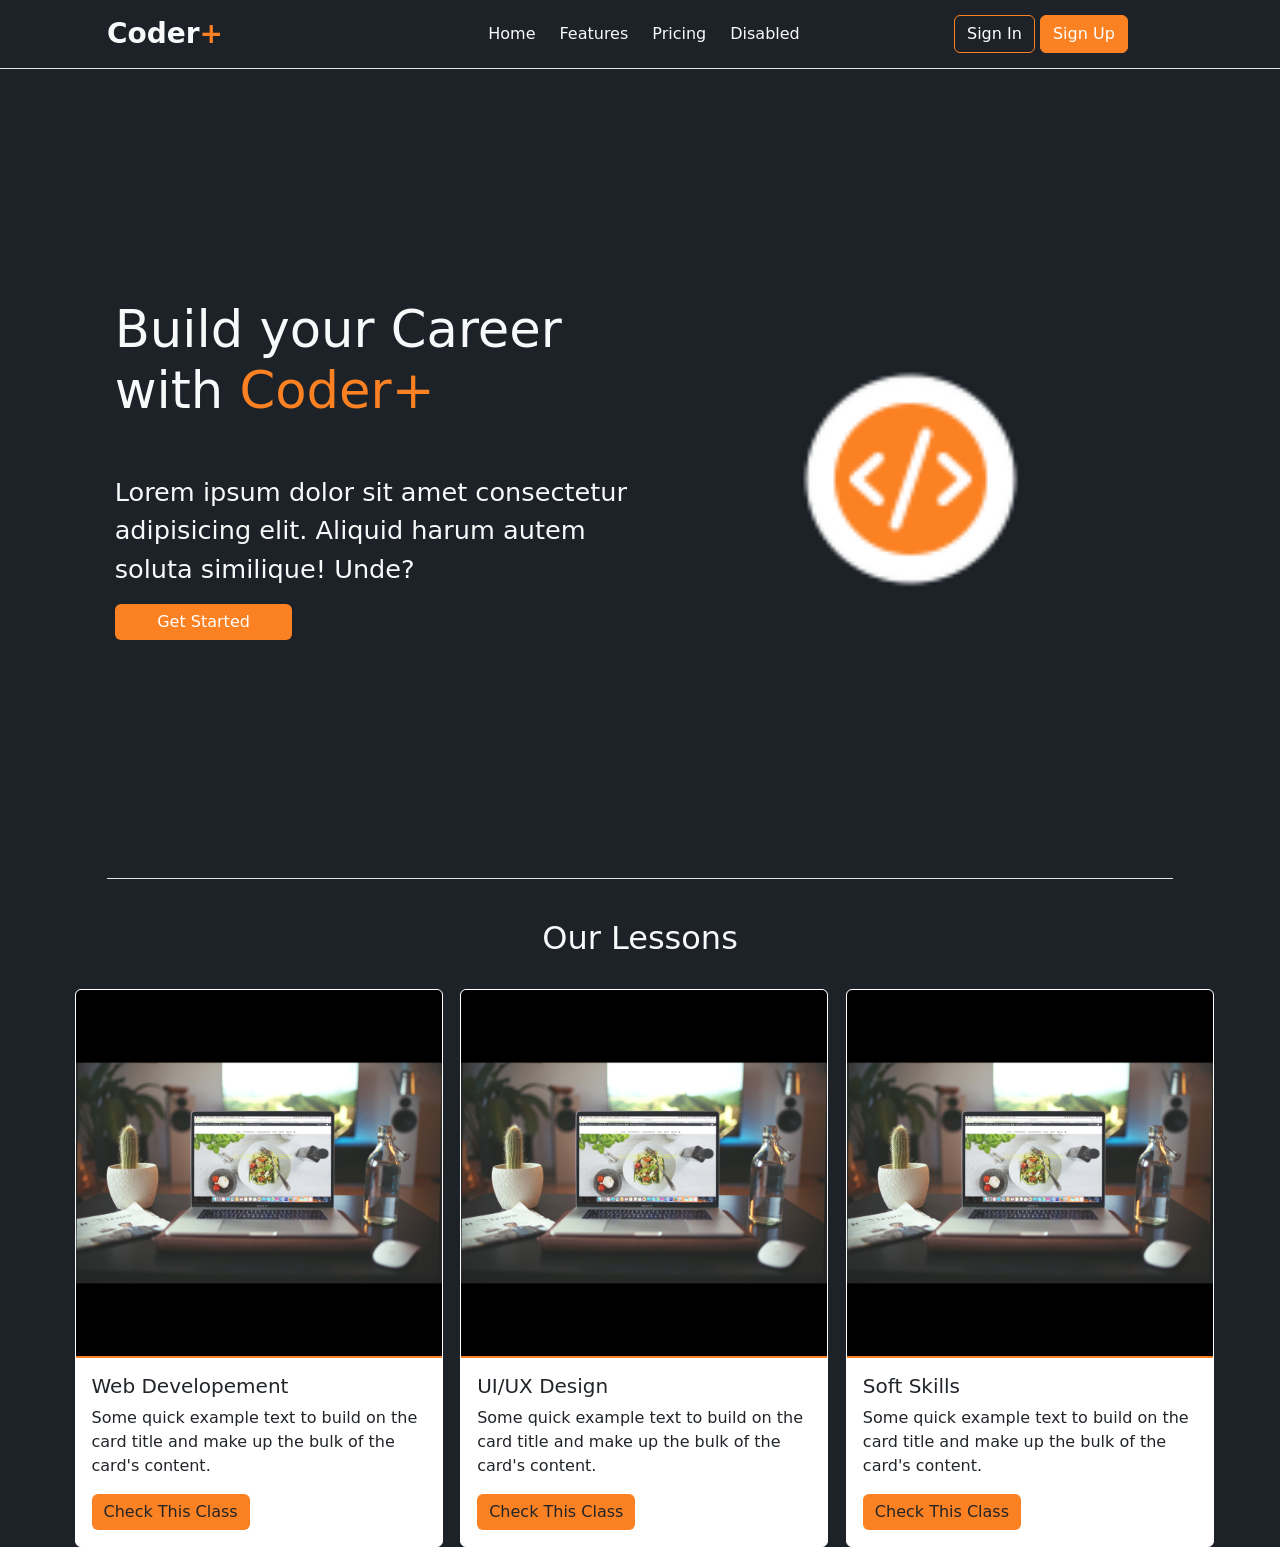
<file: Index.html>
<!DOCTYPE html>
<html lang="en">
  <head>
    <!-- Required meta tags -->
    <meta charset="utf-8" />
    <meta
      name="viewport"
      content="width=device-width, initial-scale=1"
    />

    <!-- Bootstrap CSS -->
    <link
      href="https://cdn.jsdelivr.net/npm/bootstrap@5.0.2/dist/css/bootstrap.min.css"
      rel="stylesheet"
      integrity="sha384-EVSTQN3/azprG1Anm3QDgpJLIm9Nao0Yz1ztcQTwFspd3yD65VohhpuuCOmLASjC"
      crossorigin="anonymous"
    />
    <link
      rel="stylesheet"
      href="style.css"
    />

    <title>Hello, world!</title>
  </head>
  <body>
    <nav
      class="navbar navbar-expand-md navbar-light border-bottom"
      style="background-color: #1d2228"
    >
      <div class="container-fluid col-12">
        <div class="brand col-3 d-flex justify-content-center">
          <a
            class="navbar-brand text-light fs-3 ps-2 fw-bold"
            href="#"
            >Coder<span style="color: #fb8122;">+</span></a
          >
        </div>
        <button
          class="navbar-toggler bg-light"
          type="button"
          data-bs-toggle="collapse"
          data-bs-target="#navbarNav"
          aria-controls="navbarNav"
          aria-expanded="true"
          aria-label="Toggle navigation"
        >
          <span class="navbar-toggler-icon"></span>
        </button>

        <div
          class="collapse navbar-collapse col-6 justify-content-center"
          id="navbarNav"
        >
          <ul class="navbar-nav">
            <li class="nav-item ps-2">
              <a
                class="nav-link text-light"
                aria-current="page"
                href="#home"
                >Home</a
              >
            </li>
            <li class="nav-item ps-2">
              <a
                class="nav-link text-light"
                href="#features"
                >Features</a
              >
            </li>
            <li class="nav-item ps-2">
              <a
                class="nav-link text-light"
                href="#"
                >Pricing</a
              >
            </li>
            <li class="nav-item ps-2">
              <a
                class="nav-link text-light"
                href="#"
                >Disabled</a
              >
            </li>
            <li class="nav-item log-head ps-2">
              <a
                class="nav-link text-light"
                href="#"
                >Sign In</a
              >
            </li>
            <li class="nav-item log-head ps-2">
              <a
                class="nav-link text-light"
                href="#"
                >Sign Up</a
              >
            </li>
          </ul>
        </div>
        <div class="log col-3">
          <button
            type="button"
            class="btn btn-outline btn-md"
          >
            Sign In
          </button>
          <button
            class="btn btn-satu btn-md"
            type="submit"
          >
            Sign Up
          </button>
        </div>
      </div>
    </nav>
    <section
      id="home"
      class="landing-page col-10 d-flex mx-auto text-light border-bottom"
    >
      <div class="sec-1 col-12">
        <div class="row icon col-md-6">
          <img
            src="icons8-source-code-64.png"
            alt=""
          />
        </div>
        <div class="text col-md-6 mb-5">
          <div class="title-landing row text-center">
            <h2>Build your Career with <span style="color: #fb8122">Coder+</span></h2>
          </div>
          <div class="text-landing d-flex flex-column justify-content-center"><p>Lorem ipsum dolor sit amet consectetur adipisicing elit. Aliquid harum autem soluta similique! Unde?</p><button class="btn btn-light col-4 mx-auto">Get Started</button></div>
          </div>
        </div>
      </div>
    </section>
    <section
      id="features"
      class="features d-grid mt-4 col-sm-12 col-md-12 justify-content-center pt-3"
    >
      <div class="row">
        <div class="col our-lessons pb-3">
          <h2 class="text-light text-center">Our Lessons</h2>
        </div>
      </div>
      <div class="card-img col-12 justify-content-center">
        <div class="col">
          <div
            class="card mt-2 mx-2"
            style="width: 15rem"
          >
            <img
              src="igor-miske-JVSgcV8_vb4-unsplash (2).jpg"
              class="card-img-top"
              alt="..."
            />
            <div class="card-body">
              <h5 class="card-title">Web Developement</h5>
              <p class="card-text">Some quick example text to build on the card title and make up the bulk of the card's content.</p>
              <a
                href="#"
                class="btn"
                >Check This Class</a
              >
            </div>
          </div>
        </div>
        <div class="col">
          <div
            class="card mt-2 mx-2"
            style="width: 15rem"
          >
            <img
              src="igor-miske-JVSgcV8_vb4-unsplash (2).jpg"
              class="card-img-top"
              alt="..."
            />
            <div class="card-body">
              <h5 class="card-title">UI/UX Design</h5>
              <p class="card-text">Some quick example text to build on the card title and make up the bulk of the card's content.</p>
              <a
                href="#"
                class="btn"
                >Check This Class</a
              >
            </div>
          </div>
        </div>
        <div class="col">
          <div
            class="card mt-2 mx-2"
            style="width: 15rem"
          >
            <img
              src="igor-miske-JVSgcV8_vb4-unsplash (2).jpg"
              class="card-img-top"
              alt="..."
            />
            <div class="card-body">
              <h5 class="card-title">Soft Skills</h5>
              <p class="card-text">Some quick example text to build on the card title and make up the bulk of the card's content.</p>
              <a
                href="#"
                class="btn"
                >Check This Class</a
              >
            </div>
          </div>
        </div>
      </div>
    </section>
    <script
      src="https://cdn.jsdelivr.net/npm/bootstrap@5.0.2/dist/js/bootstrap.bundle.min.js"
      integrity="sha384-MrcW6ZMFYlzcLA8Nl+NtUVF0sA7MsXsP1UyJoMp4YLEuNSfAP+JcXn/tWtIaxVXM"
      crossorigin="anonymous"
    ></script>
  </body>
</html>
</file>
<file: style.css>
@media (max-width: 768px) {
  .log {
    display: none;
  }
  .features .col .card {
    width: 24rem !important;
  }
}

@media (min-width: 768px) {
  .log-head {
    display: none;
  }
  .landing-page .sec-1 {
    display: flex;
    flex-direction: row-reverse;
    height: 100vh;
    justify-content: space-evenly;
    align-items: center;
  }
  .landing-page .text-landing button {
    margin: 0 !important;
    margin-left: 0% !important;
  }
  @media (min-width: 1200px) {
    .features .col .card {
      width: 23rem !important;
    }
  }

  .sec-1 .icon {
    height: 100%;
    display: flex !important;
    align-items: center;
  }

  .sec-1 .icon {
    margin-bottom: 80px;
  }

  .sec-1 .text {
    display: flex;
    flex-direction: column;
    align-items: center;
  }
  .sec-1 h2 {
    text-align: left;
  }
  .sec-1 .text-landing p {
    font-size: 2vmax;
    text-align: left;
  }
  .card-img {
    display: flex;
    margin-left: 5px;
  }
}

@media (max-width: 576px) {
  .landing-page .icon img {
    width: 252px !important;
  }
}

body {
  background-color: #1d2228;
}

.log button {
  border: 1px solid #fb8122;
  color: white;
}

.log .btn-satu {
  background-color: #fb8122;
}

.btn-outline:hover {
  color: #fb8122;
}

.navbar-nav .nav-item:hover a {
  color: #fb8122 !important;
}

.landing-page {
  height: 90vh;
}

.landing-page h2 {
  font-size: 4vmax;
  margin: 0;
}

.landing-page .icon {
  height: 50vh;
  display: flex;
  justify-content: center;
  align-items: center;
}

.landing-page .icon img {
  width: 50%;
}

.text-landing p {
  font-size: 3vmax;
}

.title-landing {
  display: flex;
  align-items: end;
}

.text-landing {
  height: 30vh;
  display: flex;
  align-items: start;
  text-align: center;
}

.features .btn {
  background-color: #fb8122;
  border: none;
}

.features .card {
  border: none;
  border: 1px solid white;
}

.features .card img {
  border-bottom: 2px solid #fb8122;
}

.features .card {
  transition: 0.3s;
}

.features .col .card:hover {
  transform: scale(1.02);
}

.text-landing button {
  background-color: #fb8122 !important;
  color: white;
  outline: none;
  border: none;
}
</file>
